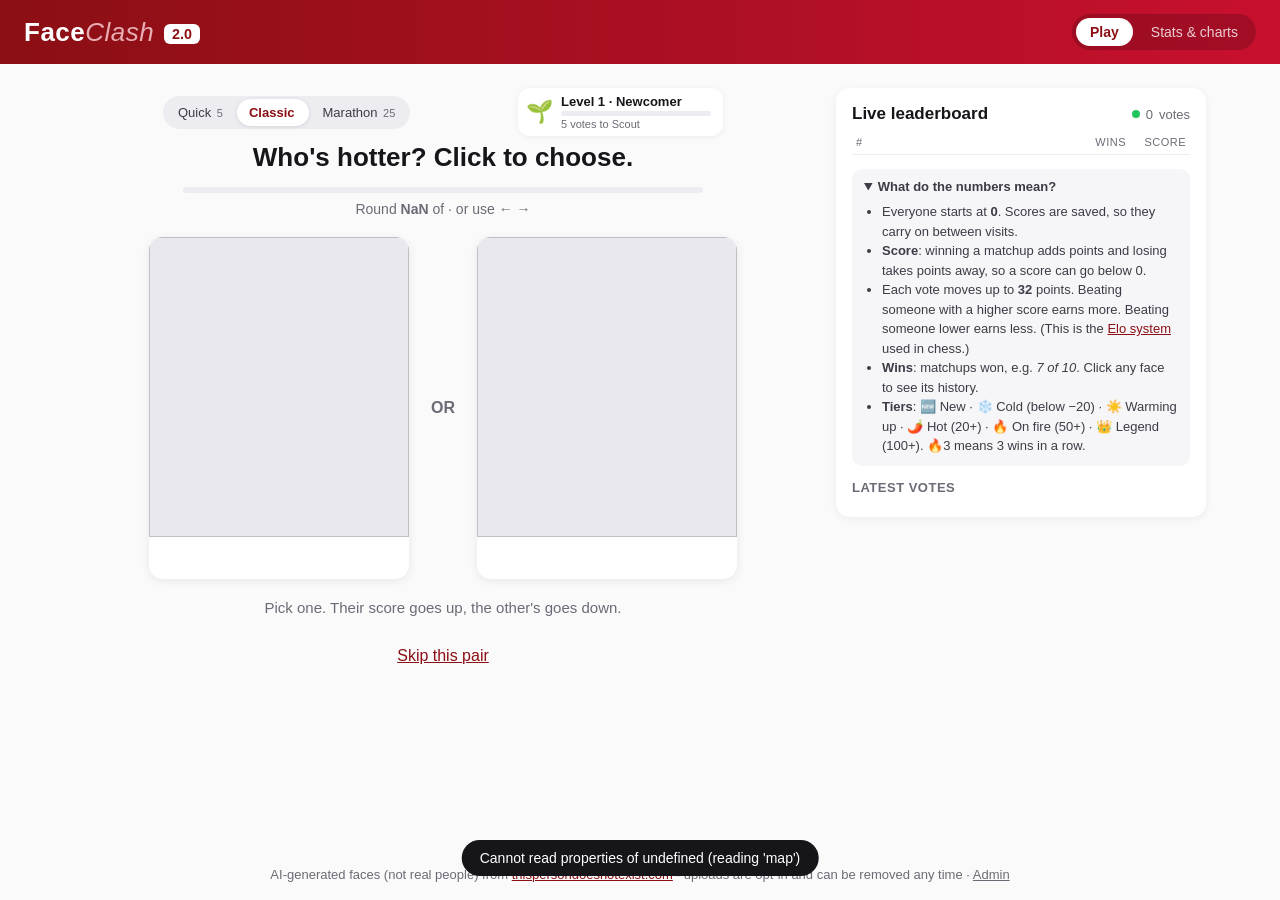
<file: index.html>
<!DOCTYPE html>
<html lang="en">
<head>
  <meta charset="UTF-8" />
  <meta name="viewport" content="width=device-width, initial-scale=1.0" />
  <title>FaceClash 2.0 — Who's hotter?</title>
  <link rel="stylesheet" href="style.css" />
</head>
<body>
  <header class="bar">
    <h1 class="brand">Face<span>Clash</span> <b class="ver">2.0</b></h1>
    <nav class="tabs" role="tablist">
      <button class="tab active" data-view="play" role="tab" aria-selected="true">Play</button>
      <button class="tab" data-view="stats" role="tab" aria-selected="false">Stats &amp; charts</button>
    </nav>
    <button id="addBtn" class="pill">+ Add yourself</button>
  </header>

  <div class="layout" id="playView">
    <main>
      <!-- Voting -->
      <section id="vote" class="screen">
        <div class="game-top">
          <div class="modes" role="radiogroup" aria-label="Game mode">
            <button class="mode" data-mode="quick" role="radio">Quick <small>5</small></button>
            <button class="mode" data-mode="classic" role="radio">Classic <small id="classicRounds">10</small></button>
            <button class="mode" data-mode="marathon" role="radio">Marathon <small>25</small></button>
          </div>
          <div class="player" id="player" title="Your voter level goes up the more you vote">
            <span class="player-badge" id="playerIcon">🌱</span>
            <span class="player-text">
              <b>Level <span id="playerLevel">1</span> · <span id="playerName">Newcomer</span></b>
              <span class="player-bar"><i id="playerFill"></i></span>
              <small id="playerNext">5 votes to next level</small>
            </span>
          </div>
        </div>
        <h2>Who's hotter? Click to choose.</h2>
        <div class="progress" aria-label="Round progress">
          <div class="progress-fill" id="progressFill"></div>
        </div>
        <p class="progress-text">Round <b id="round">1</b> of <b id="total">10</b> · or use ← →</p>

        <div class="arena">
          <button class="card" id="left" disabled>
            <div class="img-wrap"><img alt="" /><span class="delta"></span></div>
            <span class="name">&nbsp;</span>
          </button>
          <span class="or">OR</span>
          <button class="card" id="right" disabled>
            <div class="img-wrap"><img alt="" /><span class="delta"></span></div>
            <span class="name">&nbsp;</span>
          </button>
        </div>

        <p id="explain" class="explain" aria-live="polite">Pick one. Their score goes up, the other's goes down.</p>
        <button id="skip" class="link">Skip this pair</button>
      </section>

      <!-- Results -->
      <section id="results" class="screen hidden">
        <h2>Top 3 right now</h2>
        <p class="sub">Ranked by everyone's votes, including yours.</p>
        <p class="level-summary" id="levelSummary"></p>
        <ol id="podium" class="podium"></ol>
        <div id="yourPicks" class="your-picks"></div>
        <div class="actions">
          <button id="again" class="primary">Play again</button>
        </div>
      </section>
    </main>

    <!-- Live leaderboard -->
    <aside class="board-panel">
      <div class="board-head">
        <h3>Live leaderboard</h3>
        <span class="live"><i></i> <span id="totalVotes">0</span> votes</span>
      </div>
      <div class="board-cols"><span>#</span><span></span><span>Wins</span><span>Score</span></div>
      <ol id="board" class="board"></ol>

      <details class="how" open>
        <summary>What do the numbers mean?</summary>
        <ul>
          <li>Everyone starts at <b>0</b>. Scores are saved, so they carry on between visits.</li>
          <li><b>Score</b>: winning a matchup adds points and losing takes points away, so a score can go below 0.</li>
          <li>Each vote moves up to <b>32</b> points. Beating someone with a higher score earns more. Beating someone lower earns less. (This is the <a href="https://en.wikipedia.org/wiki/Elo_rating_system" target="_blank" rel="noopener">Elo system</a> used in chess.)</li>
          <li><b>Wins</b>: matchups won, e.g. <i>7 of 10</i>. Click any face to see its history.</li>
          <li><b>Tiers</b>: 🆕 New · ❄️ Cold (below −20) · ☀️ Warming up · 🌶️ Hot (20+) · 🔥 On fire (50+) · 👑 Legend (100+). 🔥3 means 3 wins in a row.</li>
        </ul>
      </details>

      <div class="recent">
        <h4>Latest votes</h4>
        <ul id="recent"></ul>
      </div>

    </aside>
  </div>

  <!-- Stats & charts -->
  <section id="statsView" class="stats hidden" aria-label="Stats and charts">
    <div class="tiles">
      <div class="tile"><span class="tile-label">Total votes</span><span class="tile-value" id="stTotal">0</span></div>
      <div class="tile"><span class="tile-label">Votes in last 24h</span><span class="tile-value" id="stToday">0</span></div>
      <div class="tile"><span class="tile-label">Faces</span><span class="tile-value" id="stFaces">0</span></div>
      <div class="tile wide"><span class="tile-label">Biggest upset</span><span class="tile-value small" id="stUpset">None yet</span></div>
    </div>

    <div class="chart-card">
      <div class="chart-head">
        <h3>Score race: the top 4 over time</h3>
        <p>Each line is a face's score after every vote it was in. Hover to compare.</p>
      </div>
      <div id="raceChart" class="chart"></div>
      <details class="table-view"><summary>Show as table</summary><div id="raceTable"></div></details>
    </div>

    <div class="chart-card">
      <div class="chart-head">
        <h3>Votes per hour, last 24 hours</h3>
        <p>How busy the site has been.</p>
      </div>
      <div id="hourChart" class="chart"></div>
      <details class="table-view"><summary>Show as table</summary><div id="hourTable"></div></details>
    </div>
  </section>

  <!-- One face's history -->
  <dialog id="personDlg" class="modal wide-modal">
    <div class="person-head">
      <img id="pdImg" alt="" />
      <div>
        <h3 id="pdName"></h3>
        <p id="pdMeta" class="sub"></p>
        <span class="tier-chip big" id="pdTier"></span>
      </div>
      <button type="button" class="link close-x" data-close aria-label="Close">✕</button>
    </div>
    <div class="tiles small-tiles">
      <div class="tile"><span class="tile-label">Score</span><span class="tile-value" id="pdScore">0</span></div>
      <div class="tile"><span class="tile-label">Rank</span><span class="tile-value" id="pdRank">–</span></div>
      <div class="tile"><span class="tile-label">Won</span><span class="tile-value" id="pdWins">0</span></div>
      <div class="tile"><span class="tile-label">Lost</span><span class="tile-value" id="pdLosses">0</span></div>
      <div class="tile"><span class="tile-label">Peak score</span><span class="tile-value" id="pdPeak">0</span></div>
      <div class="tile"><span class="tile-label">Win streak</span><span class="tile-value" id="pdStreak">0</span></div>
      <div class="tile"><span class="tile-label">Best streak</span><span class="tile-value" id="pdBest">0</span></div>
      <div class="tile"><span class="tile-label">Next tier</span><span class="tile-value small" id="pdNext">–</span></div>
    </div>
    <h4 class="mini-title">Recent form (last 10)</h4>
    <div class="form-row" id="pdForm"></div>
    <h4 class="mini-title">Score after each matchup</h4>
    <div id="personChart" class="chart"></div>
    <h4 class="mini-title">Most frequent opponents</h4>
    <ul id="pdRivals" class="rivals"></ul>
    <div class="person-actions">
      <button type="button" class="link danger" id="pdRemoveMine" hidden>Remove my photo</button>
      <button type="button" class="link danger" id="pdAdminDelete" hidden>Remove this face (admin)</button>
    </div>
  </dialog>

  <!-- Generic confirm for removals -->
  <dialog id="removeDlg" class="modal">
    <h3 id="removeTitle">Remove this face?</h3>
    <p id="removeText"></p>
    <menu>
      <button type="button" class="link" data-close>Cancel</button>
      <button type="button" class="primary danger-bg" id="removeConfirm">Remove</button>
    </menu>
  </dialog>

  <!-- Add yourself (opt-in) -->
  <dialog id="addDlg" class="modal">
    <form id="addForm" novalidate>
      <h3>Add yourself</h3>
      <label class="drop" id="drop" tabindex="0">
        <input type="file" id="file" accept="image/*" hidden />
        <img id="preview" alt="" hidden />
        <span class="drop-text" id="dropText">
          <b>Drop your photo here</b><br />or click to browse · paste works too
        </span>
      </label>
      <label class="field">Display name
        <input id="name" maxlength="24" autocomplete="nickname" placeholder="e.g. Sam" />
      </label>
      <label class="check">
        <input type="checkbox" id="consent" />
        <span>This is a photo of <b>me</b>, and I agree to it being rated by others.</span>
      </label>
      <p class="error" id="addError" role="alert"></p>
      <menu>
        <button type="button" class="link" data-close>Cancel</button>
        <button type="submit" class="primary" id="addSubmit" disabled>Add me</button>
      </menu>
    </form>
  </dialog>

  <div id="toast" class="toast" role="status"></div>

  <footer>
    AI-generated faces (not real people) from
    <a href="https://thispersondoesnotexist.com" target="_blank" rel="noopener">thispersondoesnotexist.com</a>
    · uploads are opt-in and can be removed any time
    · <a class="footer-link" id="adminBtn" href="admin.html">Admin</a>
  </footer>

  <script src="charts.js"></script>
  <script src="app.js"></script>
</body>
</html>
</file>
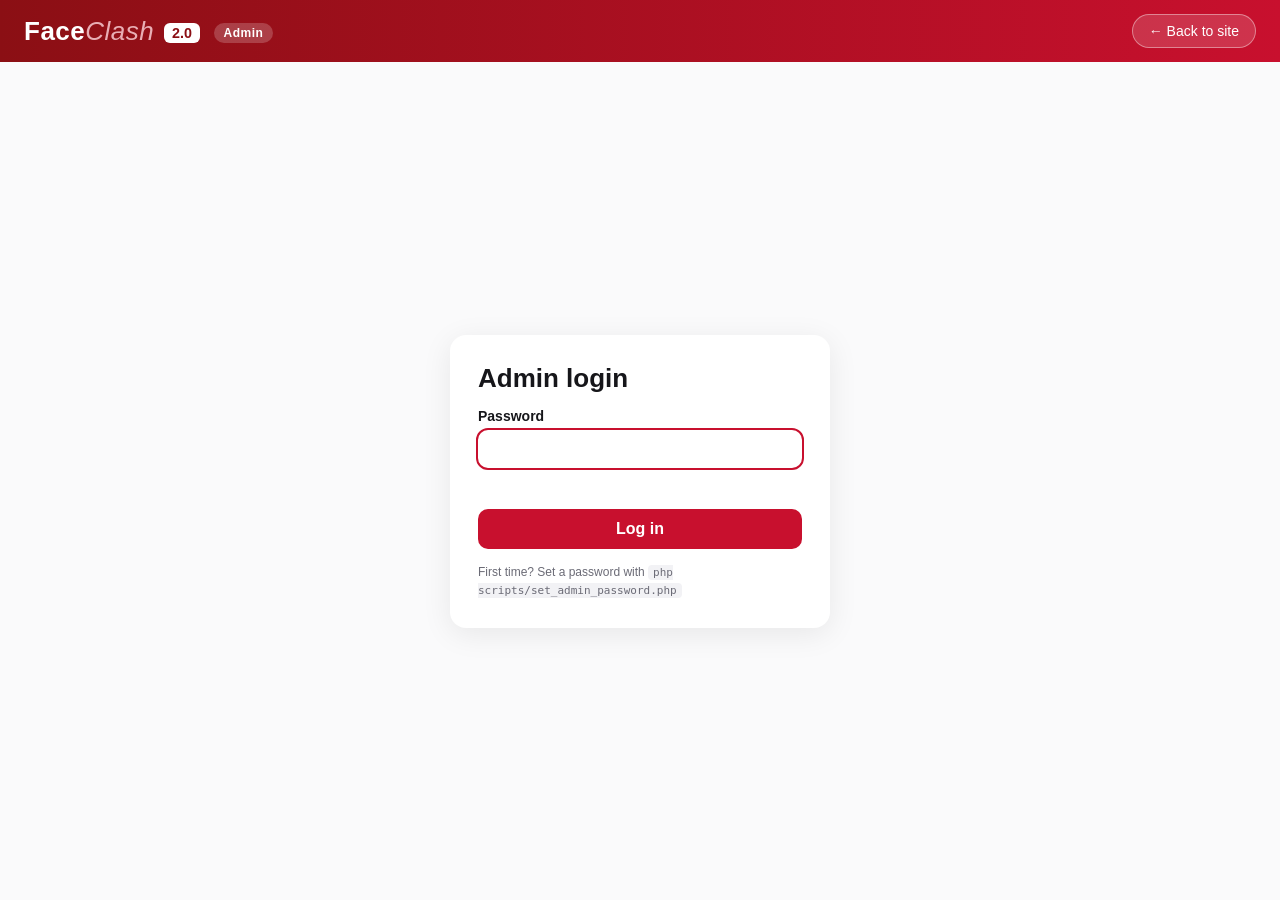
<file: admin.html>
<!DOCTYPE html>
<html lang="en">
<head>
  <meta charset="UTF-8" />
  <meta name="viewport" content="width=device-width, initial-scale=1.0" />
  <meta name="robots" content="noindex" />
  <title>Admin · FaceClash 2.0</title>
  <link rel="stylesheet" href="style.css" />
</head>
<body class="admin-page">
  <header class="bar">
    <h1 class="brand">Face<span>Clash</span> <b class="ver">2.0</b> <small class="admin-tag">Admin</small></h1>
    <div class="admin-top">
      <a href="./" class="pill">← Back to site</a>
      <button id="logout" class="pill" hidden>Log out</button>
    </div>
  </header>

  <!-- Login -->
  <section id="loginView" class="admin-login" hidden>
    <form id="loginForm" class="login-card" novalidate>
      <h2>Admin login</h2>
      <label class="field">Password
        <input type="password" id="loginPw" autocomplete="current-password" />
      </label>
      <p class="error" id="loginError" role="alert"></p>
      <button type="submit" class="primary">Log in</button>
      <p class="fine">First time? Set a password with <code>php scripts/set_admin_password.php</code></p>
    </form>
  </section>

  <!-- Dashboard -->
  <div id="dash" class="admin-shell" hidden>
    <nav class="admin-nav" role="tablist">
      <button class="anav active" data-pane="overview">Overview</button>
      <button class="anav" data-pane="faces">Faces</button>
      <button class="anav" data-pane="approvals">Approvals <span class="count" id="pendingCount" hidden>0</span></button>
      <button class="anav" data-pane="votes">Vote log</button>
      <button class="anav" data-pane="settings">Settings</button>
      <button class="anav" data-pane="account">Account</button>
    </nav>

    <main class="admin-main">
      <!-- Overview -->
      <section class="pane" id="pane-overview">
        <h2>Overview</h2>
        <div class="tiles">
          <div class="tile"><span class="tile-label">Total votes</span><span class="tile-value" id="ovTotal">0</span></div>
          <div class="tile"><span class="tile-label">Votes, last 24h</span><span class="tile-value" id="ovToday">0</span></div>
          <div class="tile"><span class="tile-label">Votes, last hour</span><span class="tile-value" id="ovHour">0</span></div>
          <div class="tile"><span class="tile-label">Voters, last 24h</span><span class="tile-value" id="ovVoters">0</span></div>
          <div class="tile"><span class="tile-label">Faces in the game</span><span class="tile-value" id="ovActive">0</span></div>
          <div class="tile"><span class="tile-label">Hidden faces</span><span class="tile-value" id="ovHidden">0</span></div>
          <div class="tile"><span class="tile-label">Awaiting approval</span><span class="tile-value" id="ovPending">0</span></div>
          <div class="tile"><span class="tile-label">Uploaded by people</span><span class="tile-value" id="ovUploads">0</span></div>
        </div>
        <div class="chart-card">
          <div class="chart-head"><h3>Votes per hour, last 24 hours</h3></div>
          <div id="ovChart" class="chart"></div>
        </div>
        <div class="chart-card">
          <div class="chart-head"><h3>Downloads</h3><p>Spreadsheet-ready CSV files.</p></div>
          <div class="btn-row">
            <a class="secondary" href="api.php?action=admin_export&amp;type=leaderboard">Download leaderboard (CSV)</a>
            <a class="secondary" href="api.php?action=admin_export&amp;type=votes">Download all votes (CSV)</a>
          </div>
        </div>
      </section>

      <!-- Faces -->
      <section class="pane" id="pane-faces" hidden>
        <div class="pane-head">
          <h2>Faces</h2>
          <div class="filters">
            <input type="search" id="faceSearch" placeholder="Search by name" />
            <select id="faceFilter">
              <option value="all">All</option>
              <option value="active">In the game</option>
              <option value="hidden">Hidden</option>
              <option value="pending">Awaiting approval</option>
              <option value="visitor">Uploaded by visitors</option>
              <option value="admin">Added by admin</option>
              <option value="built-in">Built-in faces</option>
            </select>
            <button class="primary add-faces-btn" id="addFacesBtn">+ Add faces</button>
          </div>
        </div>
        <p class="sub">Click a name to rename it. <b>Hide</b> takes a face out of the game without deleting it. <b>Reset</b> sets one face back to 0. Tick boxes to act on many at once.</p>
        <div class="bulk-bar" id="bulkBar" hidden>
          <span class="bulk-count"><b id="bulkCount">0</b> selected</span>
          <button class="link select-matching" id="selectMatching" hidden></button>
          <button class="chip ok" data-bulk="approve" id="bulkApprove">Approve</button>
          <button class="chip" data-bulk="show">Show</button>
          <button class="chip" data-bulk="hide">Hide</button>
          <button class="chip" data-bulk="reset">Reset scores</button>
          <button class="chip danger" data-bulk="remove">Delete</button>
          <button class="link" id="bulkClear">Clear selection</button>
        </div>
        <div class="table-wrap">
          <table class="admin-table">
            <thead><tr><th class="check-col"><input type="checkbox" id="selectAll" aria-label="Select all faces on this page" /></th><th></th><th>Name</th><th>Status</th><th class="num">Score</th><th class="num">Won</th><th class="num">Lost</th><th class="num">Win %</th><th></th></tr></thead>
            <tbody id="faceRows"></tbody>
          </table>
        </div>
        <div class="table-footer">
          <label class="page-size">Rows per page
            <select id="pageSize">
              <option value="all">All</option>
              <option value="5">5</option>
              <option value="10">10</option>
              <option value="20">20</option>
              <option value="30">30</option>
            </select>
          </label>
          <span class="page-info" id="pageInfo"></span>
          <nav class="pager" id="pager" aria-label="Faces pages" hidden><span id="pageNums" class="page-nums"></span></nav>
        </div>
      </section>

      <!-- Approvals -->
      <section class="pane" id="pane-approvals" hidden>
        <h2>Approvals</h2>
        <p class="sub" id="approvalHint"></p>
        <div id="approvalGrid" class="approval-grid"></div>
      </section>

      <!-- Votes -->
      <section class="pane" id="pane-votes" hidden>
        <h2>Vote log</h2>
        <p class="sub">Newest first. "Voter" is a scrambled ID for the network the vote came from, so you can spot one source casting lots of votes. The real address is never stored.</p>
        <div class="table-wrap">
          <table class="admin-table">
            <thead><tr><th>#</th><th>When</th><th>Winner</th><th>Loser</th><th class="num">Points</th><th>Voter</th></tr></thead>
            <tbody id="voteRows"></tbody>
          </table>
        </div>
        <button id="moreVotes" class="link" hidden>Load older votes</button>
      </section>

      <!-- Settings -->
      <section class="pane" id="pane-settings" hidden>
        <h2>Settings</h2>
        <form id="settingsForm" class="settings-card">
          <label class="setting">
            <span><b>Rounds per game</b><small>Matchups a visitor plays before seeing the Top 3 (3–30).</small></span>
            <input type="number" id="setRounds" min="3" max="30" />
          </label>
          <label class="setting">
            <span><b>Allow uploads</b><small>Show the "Add yourself" button on the site.</small></span>
            <input type="checkbox" id="setUploads" class="switch" />
          </label>
          <label class="setting">
            <span><b>Approve uploads first</b><small>New photos wait in Approvals until you accept them.</small></span>
            <input type="checkbox" id="setApproval" class="switch" />
          </label>
          <div class="btn-row"><button type="submit" class="primary">Save settings</button></div>
        </form>

        <div class="danger-zone">
          <h3>Danger zone</h3>
          <p>Reset every face to 0 and delete all vote history and charts. Photos are kept.</p>
          <button id="resetAll" class="primary danger-bg">Reset all scores…</button>
        </div>
      </section>

      <!-- Account -->
      <section class="pane" id="pane-account" hidden>
        <h2>Account</h2>
        <form id="pwForm" class="settings-card" novalidate>
          <label class="field">Current password <input type="password" id="pwCurrent" autocomplete="current-password" /></label>
          <label class="field">New password (8+ characters) <input type="password" id="pwNew" autocomplete="new-password" /></label>
          <label class="field">Repeat new password <input type="password" id="pwNew2" autocomplete="new-password" /></label>
          <p class="error" id="pwError" role="alert"></p>
          <div class="btn-row"><button type="submit" class="primary">Change password</button></div>
        </form>
      </section>
    </main>
  </div>

  <!-- Admin: add faces -->
  <dialog id="addFacesDlg" class="modal wide-modal">
    <form id="addFacesForm" novalidate>
      <h3>Add faces</h3>
      <label class="drop multi-drop" id="aDrop" tabindex="0">
        <input type="file" id="aFiles" accept="image/*" multiple hidden />
        <span class="drop-text"><b>Drop photos here</b><br />or click to choose several at once · up to 50 per batch</span>
      </label>
      <div id="aItems" class="add-items"></div>
      <label class="check">
        <input type="checkbox" id="aRights" />
        <span>I have permission to use these photos, and the people in them (if real) agreed to be rated.</span>
      </label>
      <p class="fine">Names come from the file names, and you can edit them. Faces go live immediately, starting at 0.</p>
      <p class="error" id="aError" role="alert"></p>
      <menu>
        <button type="button" class="link" data-close>Cancel</button>
        <button type="submit" class="primary" id="aSubmit" disabled>Add faces</button>
      </menu>
    </form>
  </dialog>

  <!-- Shared confirm -->
  <dialog id="confirmDlg" class="modal">
    <h3 id="cTitle"></h3>
    <p id="cText"></p>
    <menu>
      <button type="button" class="link" data-close>Cancel</button>
      <button type="button" class="primary danger-bg" id="cOk">Confirm</button>
    </menu>
  </dialog>

  <div id="toast" class="toast" role="status"></div>

  <script src="charts.js"></script>
  <script src="admin.js"></script>
</body>
</html>
</file>
<file: style.css>
:root {
  --brand: #c8102e;
  --brand-dark: #8b0f14;
  --ink: #16161a;
  --muted: #6b6b76;
  --line: #ececf1;
  --bg: #fafafb;
  --up: #128a4a;
  --down: #c8102e;
  /* Chart palette: validated categorical slots 1-4 (dataviz reference palette, light mode) */
  --series-1: #2a78d6;
  --series-2: #eb6834;
  --series-3: #1baf7a;
  --series-4: #eda100;
  --grid: #ececf1;
  --axis: #8a8a95;
  --surface: #ffffff;
}
* { box-sizing: border-box; }
body {
  margin: 0;
  font-family: -apple-system, BlinkMacSystemFont, "Segoe UI", Roboto, sans-serif;
  background: var(--bg);
  color: var(--ink);
  min-height: 100vh;
  display: flex;
  flex-direction: column;
}
a { color: var(--brand-dark); }
.hidden, [hidden] { display: none !important; }

/* Header */
.bar {
  background: linear-gradient(90deg, var(--brand-dark), var(--brand));
  color: #fff;
  display: flex;
  align-items: center;
  justify-content: space-between;
  padding: 14px 24px;
}
.bar h1 { margin: 0; font-size: 26px; letter-spacing: .5px; }
.bar h1 span { font-weight: 400; opacity: .8; font-style: italic; }
.pill {
  background: rgba(255,255,255,.15);
  color: #fff;
  border: 1px solid rgba(255,255,255,.4);
  padding: 8px 16px;
  border-radius: 999px;
  font: inherit;
  cursor: pointer;
}
.pill:hover { background: rgba(255,255,255,.25); }

/* Layout */
.layout {
  flex: 1;
  display: grid;
  grid-template-columns: 1fr 340px;
  gap: 24px;
  max-width: 1180px;
  width: 100%;
  margin: 0 auto;
  padding: 24px;
}
@media (max-width: 900px) { .layout { grid-template-columns: 1fr; } }
main { text-align: center; }
h2 { margin: 6px 0 14px; font-size: 26px; }
.sub { color: var(--muted); margin-top: -8px; }

/* Progress */
.progress { height: 6px; background: var(--line); border-radius: 999px; max-width: 520px; margin: 0 auto; overflow: hidden; }
.progress-fill { height: 100%; width: 0; background: var(--brand); transition: width .35s ease; }
.progress-text { color: var(--muted); font-size: 14px; margin: 8px 0 20px; }

/* Arena */
.arena { display: flex; align-items: center; justify-content: center; gap: 22px; flex-wrap: wrap; }
.or { font-weight: 700; color: var(--muted); }
.card {
  width: 260px;
  padding: 0;
  border: 0;
  background: #fff;
  border-radius: 14px;
  overflow: hidden;
  cursor: pointer;
  box-shadow: 0 2px 10px rgba(0,0,0,.08);
  transition: transform .15s, box-shadow .15s, opacity .3s, filter .3s;
  font: inherit;
}
.card:hover:not(:disabled), .card:focus-visible { transform: translateY(-4px); box-shadow: 0 10px 24px rgba(200,16,46,.25); outline: none; }
.card:disabled { cursor: default; color: inherit; }
.img-wrap { position: relative; width: 260px; height: 300px; background: #e8e8ee; }
.img-wrap img { width: 100%; height: 100%; object-fit: cover; display: block; transition: opacity .25s; }
.card.loading img { opacity: 0; }
.card .name { display: block; padding: 12px; font-weight: 600; font-size: 16px; }
.card.won { box-shadow: 0 0 0 4px var(--up), 0 10px 24px rgba(18,138,74,.3); transform: scale(1.03); }
.card.lost { opacity: .45; filter: grayscale(.8); transform: scale(.97); }
.delta {
  position: absolute; left: 50%; top: 50%;
  transform: translate(-50%, -50%) scale(.6);
  background: rgba(0,0,0,.7); color: #fff;
  font-size: 30px; font-weight: 800;
  padding: 8px 16px; border-radius: 12px;
  opacity: 0; pointer-events: none;
  transition: opacity .2s, transform .3s cubic-bezier(.2,1.4,.4,1);
}
.delta.show { opacity: 1; transform: translate(-50%, -50%) scale(1); }
.delta.up { background: var(--up); }
.delta.down { background: var(--down); }
.explain { min-height: 44px; max-width: 560px; margin: 18px auto 0; color: var(--muted); font-size: 15px; line-height: 1.45; }
.explain b { color: var(--ink); }

button.link { background: none; border: 0; color: var(--brand-dark); text-decoration: underline; cursor: pointer; font: inherit; padding: 6px; }
button.link.danger { color: var(--muted); font-size: 13px; }
button.link.danger:hover { color: var(--down); }
button.primary { background: var(--brand); color: #fff; border: 0; padding: 11px 24px; border-radius: 10px; font: inherit; font-weight: 600; cursor: pointer; }
button.primary:hover:not(:disabled) { background: var(--brand-dark); }
button.primary:disabled { opacity: .45; cursor: not-allowed; }
.danger-bg { background: var(--down) !important; }

/* Results */
.podium { list-style: none; padding: 0; display: flex; justify-content: center; align-items: flex-end; gap: 18px; flex-wrap: wrap; margin: 24px 0; }
.podium li { width: 190px; animation: rise .5s both; }
.podium li img { width: 100%; height: 210px; object-fit: cover; border-radius: 12px; display: block; }
.podium li.p1 { order: 2; animation-delay: .25s; } .podium li.p1 img { height: 250px; box-shadow: 0 0 0 4px gold; }
.podium li.p2 { order: 1; animation-delay: .1s; }  .podium li.p2 img { box-shadow: 0 0 0 4px silver; }
.podium li.p3 { order: 3; animation-delay: .4s; }  .podium li.p3 img { box-shadow: 0 0 0 4px #cd7f32; }
.podium .medal { font-size: 26px; margin-top: 8px; }
.podium .n { font-weight: 700; }
.podium .stats { color: var(--muted); font-size: 13px; }
@keyframes rise { from { opacity: 0; transform: translateY(24px); } }
.your-picks { margin: 8px auto 20px; color: var(--muted); font-size: 14px; }
.your-picks .thumbs { display: flex; gap: 6px; justify-content: center; margin-top: 8px; flex-wrap: wrap; }
.your-picks img { width: 40px; height: 40px; border-radius: 50%; object-fit: cover; }

/* Leaderboard */
.board-panel { background: #fff; border-radius: 14px; padding: 16px; box-shadow: 0 2px 10px rgba(0,0,0,.06); align-self: start; position: sticky; top: 16px; }
.board-head { display: flex; justify-content: space-between; align-items: center; }
.board-head h3 { margin: 0; font-size: 17px; }
.live { font-size: 13px; color: var(--muted); display: flex; align-items: center; gap: 6px; }
.live i { width: 8px; height: 8px; border-radius: 50%; background: #22c55e; box-shadow: 0 0 0 0 rgba(34,197,94,.6); animation: pulse 2s infinite; }
@keyframes pulse { 70% { box-shadow: 0 0 0 8px rgba(34,197,94,0); } 100% { box-shadow: 0 0 0 0 rgba(34,197,94,0); } }
.board-cols, .board li { display: grid; grid-template-columns: 28px 1fr 74px 52px; align-items: center; gap: 8px; }
.board-cols { font-size: 11px; text-transform: uppercase; letter-spacing: .5px; color: var(--muted); padding: 12px 4px 6px; border-bottom: 1px solid var(--line); }
.board-cols span:nth-child(n+3) { text-align: right; }
.board { list-style: none; margin: 0; padding: 0; max-height: 380px; overflow-y: auto; }
.board li { padding: 6px 4px; border-bottom: 1px solid var(--line); font-size: 14px; position: relative; background: #fff; }
.board li.flash { animation: flash 1.2s; }
@keyframes flash { from { background: #fff4c2; } }
.board .rank { color: var(--muted); font-variant-numeric: tabular-nums; font-size: 13px; }
.board .who { display: flex; align-items: center; gap: 8px; min-width: 0; }
.board .who img { width: 30px; height: 30px; border-radius: 50%; object-fit: cover; flex: none; }
.board .who span { overflow: hidden; text-overflow: ellipsis; white-space: nowrap; }
.board .move { font-size: 11px; font-weight: 700; }
.board .move.up { color: var(--up); } .board .move.down { color: var(--down); }
.board .wins { text-align: right; font-size: 12px; color: var(--muted); }
.board .wins .winbar { height: 4px; background: var(--line); border-radius: 2px; margin-top: 3px; overflow: hidden; }
.board .wins .winbar i { display: block; height: 100%; background: var(--brand); }
.board .score { text-align: right; font-weight: 700; font-variant-numeric: tabular-nums; }
.board .empty { display: block; color: var(--muted); padding: 12px 4px; }

.how { margin-top: 14px; font-size: 13px; color: #3c3c46; background: #f6f6f9; border-radius: 10px; padding: 10px 12px; }
.how summary { cursor: pointer; font-weight: 600; }
.how ul { padding-left: 18px; margin: 8px 0 0; line-height: 1.5; }
.recent h4 { margin: 14px 0 6px; font-size: 13px; color: var(--muted); text-transform: uppercase; letter-spacing: .5px; }
.recent ul { list-style: none; margin: 0; padding: 0; font-size: 13px; }
.recent li { padding: 3px 0; color: #3c3c46; }
.recent li .t { color: var(--muted); float: right; }
.recent li.new { animation: flash 1.2s; }

/* Dialogs */
.modal { border: 0; border-radius: 16px; padding: 24px; width: min(420px, 92vw); box-shadow: 0 20px 60px rgba(0,0,0,.25); }
.modal::backdrop { background: rgba(10,10,20,.5); }
.modal h3 { margin: 0 0 14px; }
.modal form { display: flex; flex-direction: column; gap: 14px; }
.modal menu { display: flex; justify-content: flex-end; align-items: center; gap: 12px; padding: 0; margin: 8px 0 0; }
.drop {
  border: 2px dashed #c9c9d4;
  border-radius: 14px;
  min-height: 200px;
  display: flex;
  align-items: center;
  justify-content: center;
  text-align: center;
  cursor: pointer;
  position: relative;
  overflow: hidden;
  transition: border-color .15s, background .15s;
  color: var(--muted);
  font-size: 14px;
  line-height: 1.5;
}
.drop:hover, .drop:focus-visible { border-color: var(--brand); outline: none; }
.drop.over { border-color: var(--brand); background: #fff0f2; }
.drop b { color: var(--ink); font-size: 16px; }
.drop img { position: absolute; inset: 0; width: 100%; height: 100%; object-fit: cover; }
.drop.has-img .drop-text { position: absolute; bottom: 8px; background: rgba(0,0,0,.6); color: #fff; padding: 4px 10px; border-radius: 999px; font-size: 12px; }
.field { display: flex; flex-direction: column; gap: 6px; font-size: 14px; font-weight: 600; }
.field input { font: inherit; font-weight: 400; padding: 10px 12px; border: 1px solid #d6d6de; border-radius: 10px; }
.field input:focus { outline: 2px solid var(--brand); border-color: transparent; }
.check { display: flex; gap: 10px; align-items: flex-start; font-size: 14px; line-height: 1.4; cursor: pointer; }
.check input { margin-top: 3px; accent-color: var(--brand); }
.error { color: var(--down); font-size: 13px; margin: 0; min-height: 1em; }

/* Toast */
.toast {
  position: fixed; left: 50%; bottom: 24px;
  transform: translate(-50%, 20px);
  background: var(--ink); color: #fff;
  padding: 10px 18px; border-radius: 999px;
  font-size: 14px; opacity: 0; pointer-events: none;
  transition: opacity .25s, transform .25s;
  z-index: 50;
}
.toast.show { opacity: 1; transform: translate(-50%, 0); }

footer { text-align: center; padding: 18px; font-size: 13px; color: var(--muted); }

/* Header tabs */
.tabs { display: flex; gap: 4px; background: rgba(0,0,0,.18); padding: 4px; border-radius: 999px; }
.tab { background: none; border: 0; color: rgba(255,255,255,.8); font: inherit; font-size: 14px; padding: 6px 14px; border-radius: 999px; cursor: pointer; }
.tab:hover { color: #fff; }
.tab.active { background: #fff; color: var(--brand-dark); font-weight: 600; }
@media (max-width: 640px) { .bar { flex-wrap: wrap; gap: 10px; } }

.board li { cursor: pointer; }
.board li:hover { background: #fafafe; }
.podium li img { cursor: pointer; }

/* Stats view */
.stats { flex: 1; max-width: 1180px; width: 100%; margin: 0 auto; padding: 24px; display: flex; flex-direction: column; gap: 20px; }
.tiles { display: grid; grid-template-columns: repeat(4, 1fr); gap: 14px; }
.tiles .tile.wide { grid-column: span 1; }
@media (max-width: 760px) { .tiles { grid-template-columns: repeat(2, 1fr); } }
.tile { background: #fff; border-radius: 14px; padding: 14px 16px; box-shadow: 0 2px 10px rgba(0,0,0,.05); display: flex; flex-direction: column; gap: 4px; min-width: 0; }
.tile-label { font-size: 12px; color: var(--muted); text-transform: uppercase; letter-spacing: .5px; }
.tile-value { font-size: 28px; font-weight: 700; font-variant-numeric: tabular-nums; }
.tile-value.small { font-size: 15px; font-weight: 500; line-height: 1.35; }
.chart-card { background: #fff; border-radius: 14px; padding: 18px; box-shadow: 0 2px 10px rgba(0,0,0,.05); }
.chart-head h3 { margin: 0; font-size: 17px; }
.chart-head p { margin: 4px 0 10px; color: var(--muted); font-size: 13px; }

/* Charts */
.chart { position: relative; width: 100%; min-height: 120px; }
.chart svg { display: block; overflow: visible; }
.chart .grid-line { stroke: var(--grid); stroke-width: 1; }
.chart .zero-line { stroke: #c6c6cf; stroke-width: 1; }
.chart .axis-text { font-size: 11px; fill: var(--axis); font-variant-numeric: tabular-nums; }
.chart .axis-title { font-style: italic; }
.chart .direct-label { font-size: 12px; fill: var(--ink); font-weight: 600; }
.chart .crosshair { stroke: #9a9aa5; stroke-width: 1; stroke-dasharray: 3 3; pointer-events: none; }
.chart .ringed { stroke: var(--surface); stroke-width: 2; pointer-events: none; }
.chart .bar { transition: opacity .15s; }
.chart svg.dim .bar:not(.on) { opacity: .45; }
.chart-empty { color: var(--muted); font-size: 14px; padding: 40px 0; text-align: center; background: #fafafb; border-radius: 10px; }
.chart-legend { display: flex; flex-wrap: wrap; gap: 14px; font-size: 13px; color: var(--ink); margin-bottom: 6px; }
.legend-item { display: inline-flex; align-items: center; gap: 6px; }
.swatch { display: inline-block; width: 10px; height: 10px; border-radius: 3px; flex: none; }
.chart-tip { position: absolute; background: #fff; border: 1px solid var(--line); box-shadow: 0 6px 20px rgba(0,0,0,.12); border-radius: 10px; padding: 8px 10px; font-size: 12px; pointer-events: none; min-width: 120px; z-index: 5; }
.chart-tip .tip-title { color: var(--muted); margin-bottom: 4px; }
.chart-tip .tip-row { display: flex; align-items: center; gap: 6px; color: var(--ink); }
.chart-tip .tip-name { flex: 1; }
.table-view { margin-top: 10px; font-size: 13px; }
.table-view summary { cursor: pointer; color: var(--muted); }
.table-view table { border-collapse: collapse; margin-top: 8px; width: 100%; }
.table-view th, .table-view td { text-align: left; padding: 4px 8px; border-bottom: 1px solid var(--line); font-variant-numeric: tabular-nums; }

/* Person modal */
.wide-modal { width: min(620px, 94vw); }
.person-head { display: flex; gap: 14px; align-items: center; margin-bottom: 14px; }
.person-head img { width: 64px; height: 64px; border-radius: 50%; object-fit: cover; }
.person-head h3 { margin: 0; }
.person-head .sub { margin: 4px 0 0; font-size: 13px; }
.close-x { margin-left: auto; font-size: 18px; text-decoration: none !important; color: var(--muted) !important; }
.small-tiles .tile { box-shadow: none; background: #f6f6f9; padding: 10px 12px; }
.small-tiles .tile-value { font-size: 22px; }
.mini-title { margin: 16px 0 6px; font-size: 13px; color: var(--muted); text-transform: uppercase; letter-spacing: .5px; }
.rivals { list-style: none; padding: 0; margin: 0; font-size: 14px; }
.rivals li { display: flex; justify-content: space-between; padding: 5px 0; border-bottom: 1px solid var(--line); }
.rivals .rec { color: var(--muted); font-variant-numeric: tabular-nums; }

/* Admin & removal */
.person-actions { display: flex; justify-content: space-between; margin-top: 14px; }
.person-actions .link.danger { font-size: 14px; color: var(--down); padding: 6px 0; }
.admin-menu { justify-content: space-between !important; }
.footer-link { font-size: 13px; padding: 0; color: var(--muted); }
.admin-badge { background: #fff; color: var(--brand-dark); font-size: 11px; font-weight: 700; padding: 2px 8px; border-radius: 999px; margin-left: 8px; vertical-align: middle; }

/* ================= Admin dashboard ================= */
.admin-tag { font-size: 12px; font-weight: 600; background: rgba(255,255,255,.2); padding: 3px 10px; border-radius: 999px; vertical-align: middle; margin-left: 6px; letter-spacing: .5px; }
.admin-top { display: flex; gap: 8px; }
a.pill { text-decoration: none; font-size: 14px; }
.admin-login { flex: 1; display: grid; place-items: center; padding: 40px 16px; }
.login-card { background: #fff; border-radius: 16px; padding: 28px; width: min(380px, 100%); box-shadow: 0 6px 30px rgba(0,0,0,.08); display: flex; flex-direction: column; gap: 14px; }
.login-card h2 { margin: 0; }
.login-card code, .fine code { font-size: 11px; background: #f2f2f5; padding: 1px 5px; border-radius: 4px; }

.admin-shell { flex: 1; display: grid; grid-template-columns: 210px 1fr; max-width: 1240px; width: 100%; margin: 0 auto; padding: 24px; gap: 24px; }
@media (max-width: 820px) { .admin-shell { grid-template-columns: 1fr; } .admin-nav { flex-direction: row !important; overflow-x: auto; } }
.admin-nav { display: flex; flex-direction: column; gap: 4px; align-self: start; position: sticky; top: 16px; }
.anav { text-align: left; background: none; border: 0; font: inherit; font-size: 15px; padding: 10px 14px; border-radius: 10px; cursor: pointer; color: #3c3c46; display: flex; align-items: center; justify-content: space-between; gap: 8px; white-space: nowrap; }
.anav:hover { background: #f0f0f4; }
.anav.active { background: #fff; color: var(--brand-dark); font-weight: 600; box-shadow: 0 2px 8px rgba(0,0,0,.06); }
.anav .count { background: var(--brand); color: #fff; font-size: 11px; font-weight: 700; padding: 1px 7px; border-radius: 999px; }
.admin-main { min-width: 0; display: flex; flex-direction: column; }
.pane { display: flex; flex-direction: column; gap: 16px; }
.pane h2 { margin: 0; text-align: left; }
.pane .sub { margin: -6px 0 0; }
.pane-head { display: flex; justify-content: space-between; align-items: center; gap: 12px; flex-wrap: wrap; }
.filters { display: flex; gap: 8px; }
.filters input, .filters select, .setting input[type=number] { font: inherit; font-size: 14px; padding: 8px 10px; border: 1px solid #d6d6de; border-radius: 10px; background: #fff; }
.btn-row { display: flex; gap: 10px; flex-wrap: wrap; }
a.secondary, button.secondary { display: inline-block; text-decoration: none; background: #fff; color: var(--ink); border: 1px solid #d6d6de; padding: 9px 16px; border-radius: 10px; font-size: 14px; font-weight: 500; }
a.secondary:hover { border-color: var(--brand); color: var(--brand-dark); }

.table-wrap { background: #fff; border-radius: 14px; box-shadow: 0 2px 10px rgba(0,0,0,.05); overflow-x: auto; }
.admin-table { width: 100%; border-collapse: collapse; font-size: 14px; }
.admin-table th { text-align: left; font-size: 11px; text-transform: uppercase; letter-spacing: .5px; color: var(--muted); font-weight: 600; padding: 12px 12px 8px; border-bottom: 1px solid var(--line); white-space: nowrap; }
.admin-table td { padding: 8px 12px; border-bottom: 1px solid var(--line); vertical-align: middle; }
.admin-table tr:last-child td { border-bottom: 0; }
.admin-table .num { text-align: right; font-variant-numeric: tabular-nums; }
.admin-table .strong { font-weight: 700; }
.admin-table .muted, .muted { color: var(--muted); }
.admin-table code { font-size: 12px; background: #f2f2f5; padding: 2px 6px; border-radius: 4px; }
.admin-table tr.st-hidden td { opacity: .55; }
.admin-table tr.st-hidden td.row-actions { opacity: 1; }
.thumb { width: 40px; height: 40px; border-radius: 50%; object-fit: cover; display: block; }
.name-edit { background: none; border: 0; font: inherit; font-weight: 600; padding: 4px 6px; margin-left: -6px; border-radius: 6px; cursor: text; }
.name-edit:hover { background: #f2f2f5; }
.rename { font: inherit; font-weight: 600; padding: 4px 6px; border: 1px solid var(--brand); border-radius: 6px; width: 150px; }
.tag { font-size: 11px; color: var(--muted); background: #f2f2f5; padding: 1px 6px; border-radius: 4px; margin-left: 6px; }
.status { font-size: 12px; font-weight: 600; padding: 3px 9px; border-radius: 999px; white-space: nowrap; }
.status.active { background: #e3f6ec; color: #0d6b38; }
.status.hidden { background: #ececf1; color: #55555f; }
.status.pending { background: #fff1d6; color: #8a5a00; }
.row-actions { white-space: nowrap; text-align: right; }
.chip { font: inherit; font-size: 13px; background: #fff; border: 1px solid #d6d6de; border-radius: 8px; padding: 4px 10px; cursor: pointer; margin-left: 4px; }
.chip:hover:not(:disabled) { border-color: var(--ink); }
.chip:disabled { opacity: .4; cursor: not-allowed; }
.chip.ok { background: #128a4a; border-color: #128a4a; color: #fff; }
.chip.danger { color: var(--down); }
.chip.danger:hover { border-color: var(--down); }
.empty-row { color: var(--muted); text-align: center; padding: 28px !important; }

.approval-grid { display: grid; grid-template-columns: repeat(auto-fill, minmax(200px, 1fr)); gap: 16px; }
.approval-card { background: #fff; border-radius: 14px; overflow: hidden; box-shadow: 0 2px 10px rgba(0,0,0,.06); display: flex; flex-direction: column; }
.approval-card img { width: 100%; aspect-ratio: 13 / 15; object-fit: cover; }
.ap-name { font-weight: 700; padding: 10px 12px 0; }
.ap-meta { font-size: 12px; color: var(--muted); padding: 2px 12px 10px; }
.ap-actions { display: flex; justify-content: space-between; align-items: center; padding: 0 12px 12px; }
.ap-actions .primary { padding: 8px 16px; }
.ap-actions .link.danger { color: var(--down); font-size: 14px; }

.settings-card { background: #fff; border-radius: 14px; padding: 8px 20px 20px; box-shadow: 0 2px 10px rgba(0,0,0,.05); display: flex; flex-direction: column; gap: 4px; max-width: 640px; }
.settings-card .field { margin-top: 12px; }
.settings-card .btn-row { margin-top: 14px; }
.setting { display: flex; justify-content: space-between; align-items: center; gap: 16px; padding: 14px 0; border-bottom: 1px solid var(--line); cursor: pointer; }
.setting span { display: flex; flex-direction: column; gap: 2px; }
.setting small { color: var(--muted); font-size: 13px; }
.setting input[type=number] { width: 80px; }
.switch { appearance: none; width: 42px; height: 24px; border-radius: 999px; background: #d0d0d8; position: relative; cursor: pointer; transition: background .15s; flex: none; }
.switch::after { content: ""; position: absolute; top: 3px; left: 3px; width: 18px; height: 18px; border-radius: 50%; background: #fff; box-shadow: 0 1px 3px rgba(0,0,0,.25); transition: transform .15s; }
.switch:checked { background: var(--up); }
.switch:checked::after { transform: translateX(18px); }
.switch:focus-visible { outline: 2px solid var(--brand); outline-offset: 2px; }
.danger-zone { border: 1px solid #f3c2ca; background: #fff7f8; border-radius: 14px; padding: 18px 20px; max-width: 640px; margin-top: 8px; }
.danger-zone h3 { margin: 0 0 4px; color: var(--down); font-size: 16px; }
.danger-zone p { margin: 0 0 12px; font-size: 14px; color: #55555f; }
.admin-main { text-align: left; }
.fine { font-size: 12px; color: var(--muted); margin: 0; line-height: 1.5; }
.admin-main .tile, .admin-main .chart-head { text-align: left; }

/* Bulk selection */
.check-col { width: 36px; padding-right: 0 !important; }
.check-col input, #selectAll { width: 16px; height: 16px; accent-color: var(--brand); cursor: pointer; vertical-align: middle; }
.admin-table tr.selected td { background: #fff4f5; }
.bulk-bar { position: sticky; top: 8px; z-index: 4; display: flex; align-items: center; flex-wrap: wrap; gap: 6px; background: var(--ink); color: #fff; padding: 10px 14px; border-radius: 12px; box-shadow: 0 8px 24px rgba(0,0,0,.18); }
.bulk-bar .bulk-count { margin-right: 8px; font-size: 14px; }
.bulk-bar .chip { margin-left: 0; }
.bulk-bar .chip.danger { background: var(--down); border-color: var(--down); color: #fff; }
.bulk-bar .link { color: #fff; opacity: .8; margin-left: auto; font-size: 13px; }

/* Pagination */
.table-footer { display: flex; align-items: center; gap: 16px; flex-wrap: wrap; font-size: 14px; color: var(--muted); }
.page-size { display: flex; align-items: center; gap: 8px; }
.page-size select { font: inherit; font-size: 14px; padding: 6px 8px; border: 1px solid #d6d6de; border-radius: 8px; background: #fff; color: var(--ink); }
.page-info { font-variant-numeric: tabular-nums; }
.pager { margin-left: auto; }
.page-nums { display: flex; align-items: center; gap: 4px; }
.page-btn { min-width: 34px; height: 34px; padding: 0 10px; font: inherit; font-size: 14px; border: 1px solid #d6d6de; background: #fff; color: var(--ink); border-radius: 8px; cursor: pointer; font-variant-numeric: tabular-nums; }
.page-btn:hover:not(:disabled) { border-color: var(--ink); }
.page-btn.current { background: var(--brand); border-color: var(--brand); color: #fff; font-weight: 600; cursor: default; }
.page-btn:disabled { opacity: .35; cursor: not-allowed; }
.page-gap { padding: 0 4px; }
.bulk-bar .select-matching { color: #fff; opacity: 1; margin-left: 0; text-decoration: underline; font-size: 13px; }

/* Admin: add faces */
.add-faces-btn { padding: 8px 16px; white-space: nowrap; }
.tag.admin { background: #e8f0fd; color: #1c5cab; }
.multi-drop { min-height: 160px; }
.multi-drop.compact { min-height: 70px; }
.add-items { display: grid; grid-template-columns: repeat(auto-fill, minmax(118px, 1fr)); gap: 10px; max-height: 340px; overflow-y: auto; }
.add-items:empty { display: none; }
.add-item { position: relative; background: #f6f6f9; border-radius: 10px; overflow: hidden; display: flex; flex-direction: column; }
.add-item img { width: 100%; aspect-ratio: 13 / 15; object-fit: cover; display: block; }
.add-item input { font: inherit; font-size: 13px; border: 0; border-top: 1px solid var(--line); padding: 7px 8px; background: #fff; width: 100%; }
.add-item input:focus { outline: 2px solid var(--brand); outline-offset: -2px; }
.add-item.done { opacity: .6; }
.add-item.error { box-shadow: 0 0 0 2px var(--down); }
.item-x { position: absolute; top: 6px; right: 6px; width: 24px; height: 24px; border-radius: 50%; border: 0; background: rgba(0,0,0,.6); color: #fff; font-size: 12px; cursor: pointer; line-height: 24px; padding: 0; }
.item-x:hover { background: var(--down); }
.item-state { position: absolute; left: 6px; top: 6px; right: 34px; font-size: 11px; font-weight: 700; background: rgba(0,0,0,.65); color: #fff; padding: 2px 7px; border-radius: 999px; white-space: nowrap; overflow: hidden; text-overflow: ellipsis; width: fit-content; max-width: calc(100% - 40px); }
.item-state.ok { background: var(--up); }
.item-state.err { background: var(--down); }

/* Brand: FaceClash 2.0 */
.brand { letter-spacing: -.5px; }
.brand span { font-style: italic; font-weight: 800; opacity: 1; color: #ffd6dc; }
.brand .ver { font-size: .55em; font-weight: 700; background: #fff; color: var(--brand-dark); padding: 2px 8px; border-radius: 6px; vertical-align: middle; margin-left: 2px; letter-spacing: 0; }

/* ================= Game modes & player level ================= */
.game-top { display: flex; justify-content: space-between; align-items: center; gap: 12px; flex-wrap: wrap; max-width: 560px; margin: 0 auto 6px; }
.modes { display: inline-flex; background: #ececf1; padding: 3px; border-radius: 999px; gap: 2px; }
.mode { background: none; border: 0; font: inherit; font-size: 13px; padding: 6px 12px; border-radius: 999px; cursor: pointer; color: #3c3c46; }
.mode small { color: var(--muted); font-size: 11px; margin-left: 2px; }
.mode.active { background: #fff; color: var(--brand-dark); font-weight: 600; box-shadow: 0 1px 4px rgba(0,0,0,.1); }
.mode.active small { color: var(--brand); }
.player { display: flex; align-items: center; gap: 8px; background: #fff; border-radius: 12px; padding: 6px 12px 6px 8px; box-shadow: 0 1px 6px rgba(0,0,0,.06); text-align: left; }
.player-badge { font-size: 22px; line-height: 1; }
.player-text { display: flex; flex-direction: column; gap: 2px; min-width: 150px; }
.player-text b { font-size: 13px; }
.player-text small { font-size: 11px; color: var(--muted); }
.player-bar { height: 5px; background: var(--line); border-radius: 999px; overflow: hidden; }
.player-bar i { display: block; height: 100%; width: 0; background: linear-gradient(90deg, #f59e0b, var(--brand)); transition: width .4s ease; }
.player.level-up { animation: levelup 1.2s ease; }
@keyframes levelup { 0% { transform: scale(1); } 15% { transform: scale(1.12); box-shadow: 0 0 0 6px rgba(245,158,11,.35); } 40% { transform: scale(.98); } 100% { transform: scale(1); } }
.level-summary { font-weight: 600; margin: 4px 0 0; }

/* ================= Tiers ================= */
.tier-chip { display: inline-flex; align-items: center; gap: 3px; font-size: 11px; font-weight: 600; padding: 1px 7px; border-radius: 999px; background: #f2f2f5; color: #3c3c46; white-space: nowrap; }
.tier-chip.big { font-size: 13px; padding: 3px 10px; margin-top: 6px; }
.tier-chip.t-legend { background: #fff3c4; color: #7a5300; }
.tier-chip.t-fire   { background: #ffe4d6; color: #9a3a0a; }
.tier-chip.t-hot    { background: #ffe1e6; color: #9d1530; }
.tier-chip.t-warm   { background: #fff6dc; color: #7a5a00; }
.tier-chip.t-cold   { background: #e3effd; color: #1c4f8f; }
.tier-chip.t-new    { background: #eef0f3; color: #55555f; }

/* ================= Leaderboard redesign ================= */
.board li { grid-template-columns: 30px 1fr 70px 46px; padding: 8px 4px; }
.board .rank { text-align: center; font-size: 14px; }
.board li.top .rank { font-size: 20px; }
.board li.top-1 { background: linear-gradient(90deg, #fff8dc, #fff); }
.board li.top-2 { background: linear-gradient(90deg, #f4f5f8, #fff); }
.board li.top-3 { background: linear-gradient(90deg, #fbf0e6, #fff); }
.board li.top .who img { width: 38px; height: 38px; box-shadow: 0 0 0 2px #fff, 0 2px 6px rgba(0,0,0,.15); }
.board .who-text { display: flex; flex-direction: column; gap: 3px; min-width: 0; }
.board .who-name { display: flex; align-items: center; gap: 6px; min-width: 0; font-weight: 600; }
.board .who-name .nm { overflow: hidden; text-overflow: ellipsis; white-space: nowrap; }
.board .who-meta { display: flex; align-items: center; gap: 6px; }
.board .streak { font-size: 11px; font-weight: 700; color: #b4410b; }
.board li.top .score { font-size: 16px; }

/* ================= Profile ================= */
.small-tiles { grid-template-columns: repeat(4, 1fr) !important; }
.small-tiles .tile-value.small { font-size: 14px; font-weight: 600; }
.form-row { display: flex; gap: 4px; flex-wrap: wrap; }
.form-chip { width: 26px; height: 26px; border-radius: 6px; display: grid; place-items: center; font-size: 12px; font-weight: 700; color: #fff; }
.form-chip.w { background: var(--up); }
.form-chip.l { background: #9a9aa5; }
.person-head > div { display: flex; flex-direction: column; align-items: flex-start; }

@media (min-width: 901px) { .layout { grid-template-columns: 1fr 370px; } }
.board li { grid-template-columns: 30px minmax(0, 1fr) 62px 42px; }
.board .who-meta span { overflow: visible; flex: none; }
.board .who-meta .tier-chip { font-size: 10.5px; padding: 1px 6px; }
.podium .tier-chip { margin: 4px 0 2px; }

@media (max-width: 900px) {
  .board-panel { position: static; }
  .game-top { justify-content: center; }
}
@media (max-width: 600px) {
  .layout, .stats, .admin-shell { padding: 14px; }
  .card, .img-wrap { width: min(260px, 42vw); }
  .img-wrap { height: auto; aspect-ratio: 13 / 15; }
  .arena { gap: 10px; flex-wrap: nowrap; }
  .or { font-size: 13px; }
  h2 { font-size: 21px; }
  .small-tiles { grid-template-columns: repeat(2, 1fr) !important; }
}
</file>
